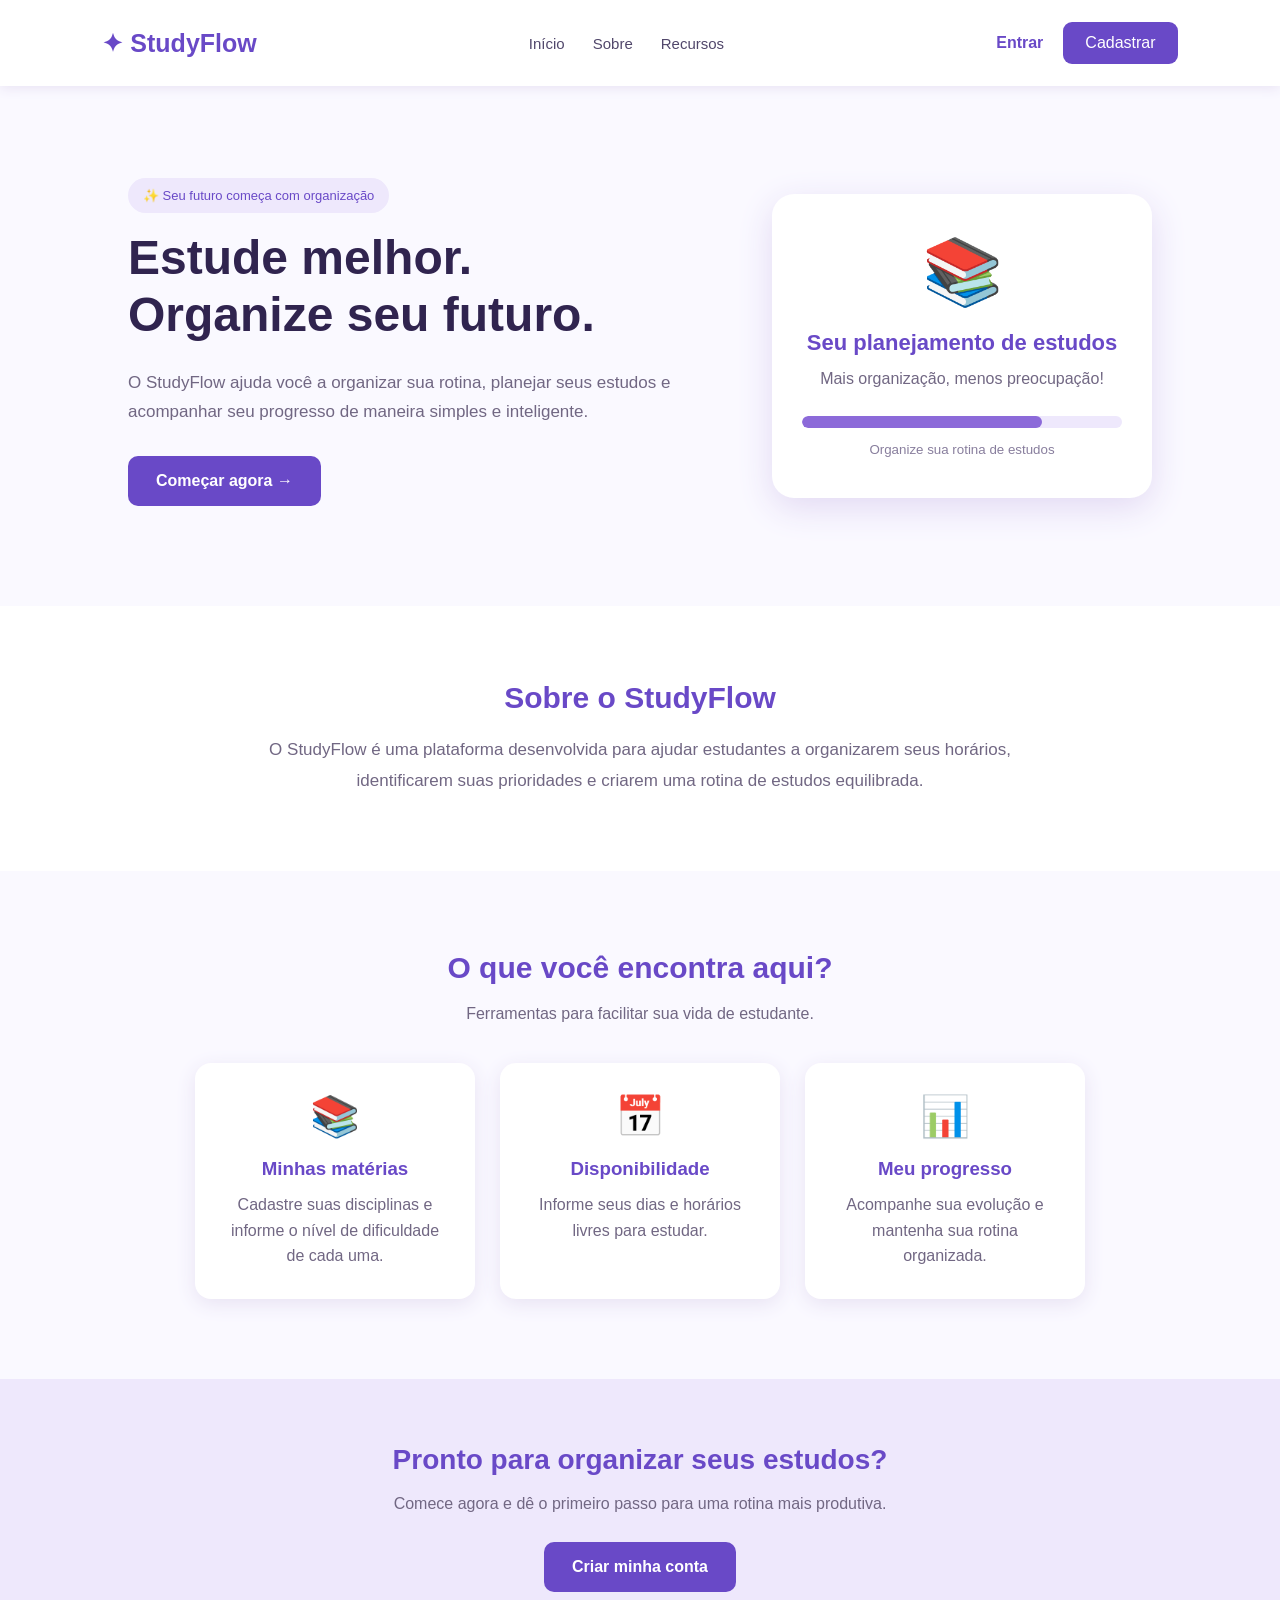
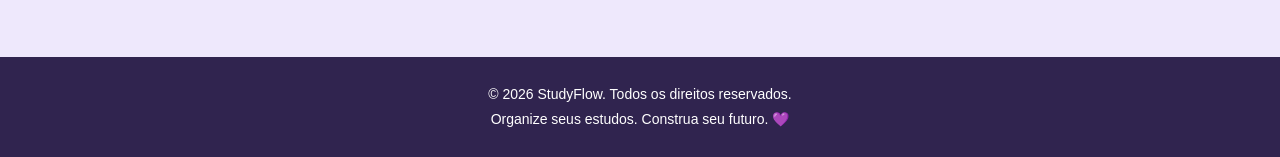
<file: frontend/index.html>
<!DOCTYPE html>
<html lang="pt-BR">

<head>
    <meta charset="UTF-8">
    <meta name="viewport" content="width=device-width, initial-scale=1.0">

    <title>StudyFlow | Organize seus estudos</title>

    <link rel="stylesheet" href="style.css">
</head>

<body>

    <!-- CABEÇALHO -->

    <header class="cabecalho">

        <a href="index.html" class="logo">
            ✦ StudyFlow
        </a>

        <nav>
            <a href="#inicio">Início</a>
            <a href="#sobre">Sobre</a>
            <a href="#recursos">Recursos</a>
        </nav>

        <div class="botoes-menu">
            <a href="login.html" class="entrar">Entrar</a>

            <a href="cadastro.html" class="cadastrar">
                Cadastrar
            </a>
        </div>

    </header>

    <!-- PÁGINA INICIAL -->

    <main>

        <section class="inicio" id="inicio">

            <div class="texto-inicio">

                <span class="destaque">
                    ✨ Seu futuro começa com organização
                </span>

                <h1>
                    Estude melhor.<br>
                    Organize seu futuro.
                </h1>

                <p>
                    O StudyFlow ajuda você a organizar sua rotina,
                    planejar seus estudos e acompanhar seu progresso
                    de maneira simples e inteligente.
                </p>

                <a href="cadastro.html" class="botao-comecar">
                    Começar agora →
                </a>

            </div>

            <div class="imagem-inicio">

                <div class="cartao-visual">

                    <span class="icone">📚</span>

                    <h3>Seu planejamento de estudos</h3>

                    <p>
                        Mais organização, menos preocupação!
                    </p>

                    <div class="barra-progresso">
                        <div></div>
                    </div>

                    <small>Organize sua rotina de estudos</small>

                </div>

            </div>

        </section>

        <!-- SOBRE -->

        <section class="sobre" id="sobre">

            <h2>Sobre o StudyFlow</h2>

            <p>
                O StudyFlow é uma plataforma desenvolvida para
                ajudar estudantes a organizarem seus horários,
                identificarem suas prioridades e criarem uma
                rotina de estudos equilibrada.
            </p>

        </section>

        <!-- RECURSOS -->

        <section class="recursos" id="recursos">

            <h2>O que você encontra aqui?</h2>

            <p class="subtitulo">
                Ferramentas para facilitar sua vida de estudante.
            </p>

            <div class="cartoes">

                <div class="cartao">

                    <span>📚</span>

                    <h3>Minhas matérias</h3>

                    <p>
                        Cadastre suas disciplinas e informe
                        o nível de dificuldade de cada uma.
                    </p>

                </div>

                <div class="cartao">

                    <span>📅</span>

                    <h3>Disponibilidade</h3>

                    <p>
                        Informe seus dias e horários livres
                        para estudar.
                    </p>

                </div>

                <div class="cartao">

                    <span>📊</span>

                    <h3>Meu progresso</h3>

                    <p>
                        Acompanhe sua evolução e mantenha
                        sua rotina organizada.
                    </p>

                </div>

            </div>

        </section>

        <!-- CHAMADA FINAL -->

        <section class="chamada">

            <h2>Pronto para organizar seus estudos?</h2>

            <p>
                Comece agora e dê o primeiro passo para
                uma rotina mais produtiva.
            </p>

            <a href="cadastro.html" class="botao-comecar">
                Criar minha conta
            </a>

        </section>

    </main>

    <!-- RODAPÉ -->

    <footer>

        <p>© 2026 StudyFlow. Todos os direitos reservados.</p>

        <p>Organize seus estudos. Construa seu futuro. 💜</p>

    </footer>

</body>
</html>
</file>
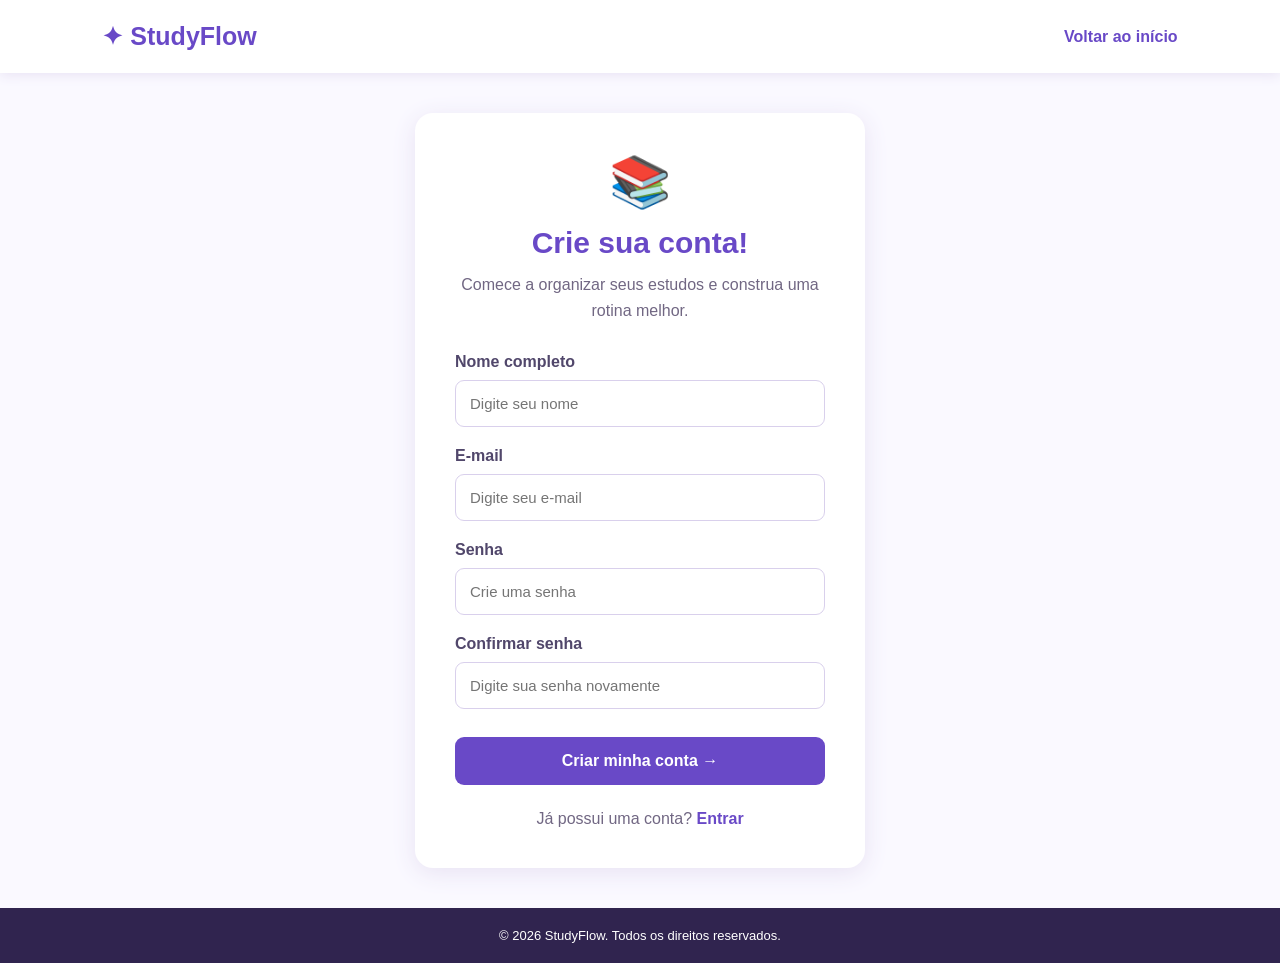
<file: frontend/cadastro.html>
<!DOCTYPE html>
<html lang="pt-BR">

<head>
    <meta charset="UTF-8">
    <meta name="viewport" content="width=device-width, initial-scale=1.0">

    <title>Criar conta | StudyFlow</title>

    <link rel="stylesheet" href="cadastro.css">
</head>

<body>

    <header class="cabecalho">

        <a href="index.html" class="logo">✦ StudyFlow</a>

        <a href="index.html" class="voltar">Voltar ao início</a>

    </header>

    <main class="container">

        <section class="card-cadastro">

            <div class="icone">📚</div>

            <h1>Crie sua conta!</h1>

            <p class="descricao">
                Comece a organizar seus estudos
                e construa uma rotina melhor.
            </p>

            <form id="formCadastro">

                <label for="nome">Nome completo</label>

                <input
                    type="text"
                    id="nome"
                    placeholder="Digite seu nome"
                    required
                >

                <label for="email">E-mail</label>

                <input
                    type="email"
                    id="email"
                    placeholder="Digite seu e-mail"
                    required
                >

                <label for="senha">Senha</label>

                <input
                    type="password"
                    id="senha"
                    placeholder="Crie uma senha"
                    minlength="6"
                    required
                >

                <label for="confirmarSenha">Confirmar senha</label>

                <input
                    type="password"
                    id="confirmarSenha"
                    placeholder="Digite sua senha novamente"
                    minlength="6"
                    required
                >

                <button type="submit">
                    Criar minha conta →
                </button>

            </form>

            <p class="login">
                Já possui uma conta?

                <a href="login.html">Entrar</a>
            </p>

        </section>

    </main>

    <footer>
        © 2026 StudyFlow. Todos os direitos reservados.
    </footer>

    <script>

        document.getElementById("formCadastro")
            .addEventListener("submit", function(event) {

                event.preventDefault();

                const nome = document.getElementById("nome").value.trim();

                const email = document.getElementById("email").value.trim();

                const senha = document.getElementById("senha").value;

                const confirmarSenha = document.getElementById("confirmarSenha").value;

                if (senha !== confirmarSenha) {

                    alert("As senhas não são iguais!");

                    return;

                }

                const estudante = {
                    nome: nome,
                    email: email
                };

                localStorage.setItem(
                    "estudante",
                    JSON.stringify(estudante)
                );

                localStorage.setItem("senhaEstudante", senha);

                window.location.href = "painel.html";

            });

    </script>

</body>
</html>
</file>
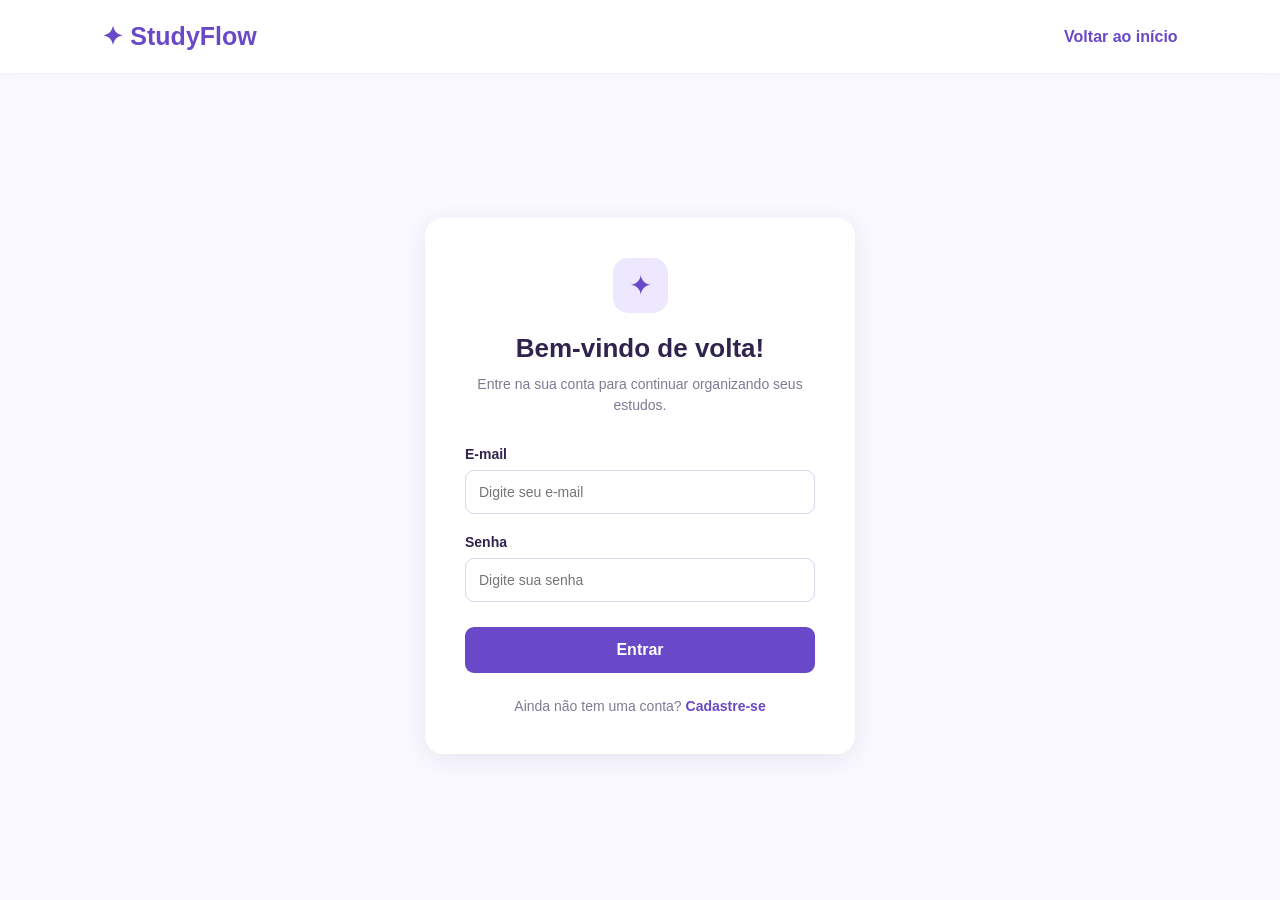
<file: frontend/login.html>
<!DOCTYPE html>
<html lang="pt-BR">
<head>
    <meta charset="UTF-8">
    <meta name="viewport" content="width=device-width, initial-scale=1.0">
    <title>Entrar | StudyFlow</title>
    <link rel="stylesheet" href="login.css">
</head>

<body>

    <header class="topo">
        <a href="index.html" class="logo">✦ StudyFlow</a>
        <a href="index.html" class="voltar">Voltar ao início</a>
    </header>

    <main class="container">

        <section class="card-login">

            <div class="icone">✦</div>

            <h1>Bem-vindo de volta!</h1>
            <p class="subtitulo">
                Entre na sua conta para continuar organizando seus estudos.
            </p>

            <form id="formLogin">

                <div class="campo">
                    <label for="email">E-mail</label>
                    <input
                        type="email"
                        id="email"
                        placeholder="Digite seu e-mail"
                        required
                    >
                </div>

                <div class="campo">
                    <label for="senha">Senha</label>
                    <input
                        type="password"
                        id="senha"
                        placeholder="Digite sua senha"
                        required
                    >
                </div>

                <button type="submit" class="botao-entrar">
                    Entrar
                </button>

            </form>

            <p class="cadastro">
                Ainda não tem uma conta?
                <a href="cadastro.html">Cadastre-se</a>
            </p>

        </section>

    </main>

    <script>
        const formulario = document.getElementById("formLogin");

        formulario.addEventListener("submit", function(event) {
            event.preventDefault();

            const email = document.getElementById("email").value.trim();
            const senha = document.getElementById("senha").value;

            const estudante = JSON.parse(localStorage.getItem("estudante"));
            const senhaCadastrada = localStorage.getItem("senhaEstudante");

            if (!estudante || !senhaCadastrada) {
                alert("Você ainda não possui uma conta. Faça seu cadastro!");
                return;
            }

            if (email === estudante.email && senha === senhaCadastrada) {
                localStorage.setItem("usuarioLogado", "true");
                window.location.href = "painel.html";
            } else {
                alert("E-mail ou senha incorretos!");
            }
        });
    </script>

</body>
</html>
</file>
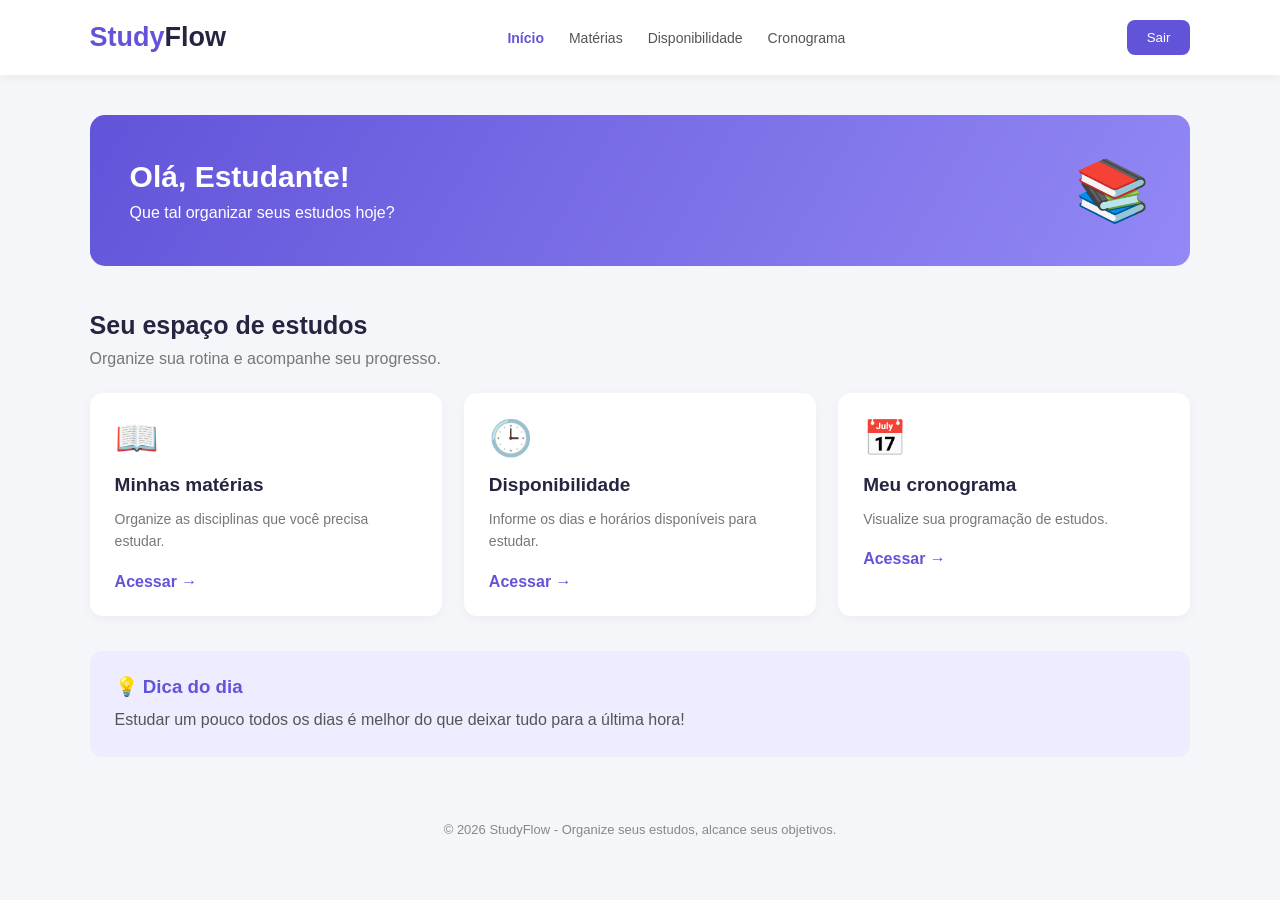
<file: frontend/painel.html>
<!DOCTYPE html>
<html lang="pt-BR">
<head>
    <meta charset="UTF-8">
    <meta name="viewport" content="width=device-width, initial-scale=1.0">
    <title>Painel | StudyFlow</title>
    <link rel="stylesheet" href="painel.css">
</head>

<body>

    <header class="topo">
        <h1>Study<span>Flow</span></h1>

        <nav>
            <a href="painel.html" class="ativo">Início</a>
            <a href="materias.html">Matérias</a>
            <a href="disponibilidade.html">Disponibilidade</a>
            <a href="cronograma.html">Cronograma</a>
        </nav>

        <button class="sair" onclick="sair()">Sair</button>
    </header>

    <main class="container">

        <section class="boas-vindas">
            <div>
                <h2>Olá, <span id="nomeUsuario">Estudante</span>!</h2>
                <p>Que tal organizar seus estudos hoje?</p>
            </div>

            <div class="emoji">📚</div>
        </section>

        <section class="resumo">
            <h2>Seu espaço de estudos</h2>
            <p>Organize sua rotina e acompanhe seu progresso.</p>

            <div class="cards">

                <div class="card">
                    <div class="icone">📖</div>
                    <h3>Minhas matérias</h3>
                    <p>Organize as disciplinas que você precisa estudar.</p>
                    <a href="materias.html">Acessar →</a>
                </div>

                <div class="card">
                    <div class="icone">🕒</div>
                    <h3>Disponibilidade</h3>
                    <p>Informe os dias e horários disponíveis para estudar.</p>
                    <a href="disponibilidade.html">Acessar →</a>
                </div>

                <div class="card">
                    <div class="icone">📅</div>
                    <h3>Meu cronograma</h3>
                    <p>Visualize sua programação de estudos.</p>
                    <a href="cronograma.html">Acessar →</a>
                </div>

            </div>
        </section>

        <section class="dica">
            <h3>💡 Dica do dia</h3>
            <p>Estudar um pouco todos os dias é melhor do que deixar tudo para a última hora!</p>
        </section>

    </main>

    <footer>
        <p>© 2026 StudyFlow - Organize seus estudos, alcance seus objetivos.</p>
    </footer>

    <script src="painel.js"></script>

</body>
</html>
</file>
<file: frontend/style.css>
/* CONFIGURAÇÕES GERAIS */

* {
    margin: 0;
    padding: 0;
    box-sizing: border-box;
}

html {
    scroll-behavior: smooth;
}

body {
    font-family: Arial, sans-serif;
    background: #FAF9FF;
    color: #30244F;
}

/* CABEÇALHO */

.cabecalho {
    display: flex;
    justify-content: space-between;
    align-items: center;
    padding: 22px 8%;
    background: white;
    box-shadow: 0 2px 12px #e8e2f3;
}

.logo {
    color: #6949C7;
    font-size: 25px;
    font-weight: bold;
    text-decoration: none;
}

nav {
    display: flex;
    gap: 28px;
}

nav a {
    text-decoration: none;
    color: #51476B;
    font-size: 15px;
}

nav a:hover {
    color: #6949C7;
}

.botoes-menu {
    display: flex;
    align-items: center;
    gap: 20px;
}

.entrar {
    text-decoration: none;
    color: #6949C7;
    font-weight: bold;
}

.cadastrar {
    background: #6949C7;
    color: white;
    padding: 12px 22px;
    border-radius: 9px;
    text-decoration: none;
}

.cadastrar:hover {
    background: #5034A5;
}

/* INÍCIO */

.inicio {
    display: flex;
    justify-content: space-between;
    align-items: center;
    gap: 50px;
    padding: 90px 10%;
    min-height: 520px;
}

.texto-inicio {
    max-width: 550px;
}

.destaque {
    color: #6949C7;
    background: #EEE8FC;
    padding: 10px 15px;
    border-radius: 20px;
    font-size: 13px;
}

.texto-inicio h1 {
    font-size: 48px;
    line-height: 1.2;
    margin: 25px 0;
    color: #30244F;
}

.texto-inicio p {
    color: #716783;
    font-size: 17px;
    line-height: 1.7;
    margin-bottom: 30px;
}

.botao-comecar {
    display: inline-block;
    background: #6949C7;
    color: white;
    padding: 16px 28px;
    border-radius: 10px;
    text-decoration: none;
    font-size: 16px;
    font-weight: bold;
}

.botao-comecar:hover {
    background: #5034A5;
}

/* CARTÃO VISUAL */

.imagem-inicio {
    width: 380px;
    display: flex;
    justify-content: center;
}

.cartao-visual {
    background: white;
    width: 100%;
    padding: 40px 30px;
    border-radius: 22px;
    text-align: center;
    box-shadow: 0 10px 35px #e2d9f3;
}

.icone {
    font-size: 65px;
}

.cartao-visual h3 {
    color: #6949C7;
    margin: 20px 0 10px;
    font-size: 22px;
}

.cartao-visual p {
    color: #716783;
    line-height: 1.6;
    margin-bottom: 25px;
}

.barra-progresso {
    width: 100%;
    height: 12px;
    background: #EEE8FC;
    border-radius: 20px;
    overflow: hidden;
    margin-bottom: 12px;
}

.barra-progresso div {
    width: 75%;
    height: 100%;
    background: #8C6AD9;
    border-radius: 20px;
}

.cartao-visual small {
    color: #887E9D;
}

/* SOBRE */

.sobre {
    padding: 75px 12%;
    text-align: center;
    background: white;
}

.sobre h2,
.recursos h2 {
    color: #6949C7;
    font-size: 30px;
    margin-bottom: 20px;
}

.sobre p {
    max-width: 750px;
    margin: auto;
    color: #716783;
    line-height: 1.8;
    font-size: 17px;
}

/* RECURSOS */

.recursos {
    padding: 80px 8%;
    text-align: center;
}

.subtitulo {
    color: #716783;
    margin-bottom: 40px;
}

.cartoes {
    display: flex;
    justify-content: center;
    gap: 25px;
    flex-wrap: wrap;
}

.cartao {
    background: white;
    width: 280px;
    padding: 30px 25px;
    border-radius: 16px;
    box-shadow: 0 5px 20px #e8e2f3;
}

.cartao span {
    font-size: 40px;
}

.cartao h3 {
    color: #6949C7;
    margin: 18px 0 12px;
}

.cartao p {
    color: #716783;
    line-height: 1.6;
}

/* CHAMADA FINAL */

.chamada {
    background: #EEE8FC;
    text-align: center;
    padding: 65px 20px;
}

.chamada h2 {
    color: #6949C7;
    font-size: 28px;
    margin-bottom: 15px;
}

.chamada p {
    color: #716783;
    margin-bottom: 25px;
    line-height: 1.6;
}

/* RODAPÉ */

footer {
    background: #30244F;
    color: white;
    text-align: center;
    padding: 25px;
    line-height: 1.8;
    font-size: 14px;
}

/* RESPONSIVIDADE */

@media (max-width: 850px) {

    .cabecalho {
        flex-wrap: wrap;
        gap: 20px;
    }

    .inicio {
        flex-direction: column;
        text-align: center;
        padding: 60px 7%;
    }

    .imagem-inicio {
        width: 100%;
        max-width: 380px;
    }

    .texto-inicio h1 {
        font-size: 38px;
    }

}

@media (max-width: 550px) {

    .cabecalho {
        justify-content: center;
    }

    nav {
        gap: 15px;
    }

    .botoes-menu {
        width: 100%;
        justify-content: center;
    }

    .texto-inicio h1 {
        font-size: 32px;
    }

    .sobre,
    .recursos {
        padding: 55px 7%;
    }

}
</file>
<file: frontend/cadastro.css>
* {
    margin: 0;
    padding: 0;
    box-sizing: border-box;
}

body {
    font-family: Arial, sans-serif;
    background: #FAF9FF;
    color: #30244F;
    min-height: 100vh;
    display: flex;
    flex-direction: column;
}

/* CABEÇALHO */

.cabecalho {
    display: flex;
    justify-content: space-between;
    align-items: center;
    padding: 22px 8%;
    background: white;
    box-shadow: 0 2px 12px #e8e2f3;
}

.logo {
    color: #6949C7;
    font-size: 25px;
    font-weight: bold;
    text-decoration: none;
}

.voltar {
    color: #6949C7;
    text-decoration: none;
    font-weight: bold;
}

/* CONTEÚDO */

.container {
    flex: 1;
    display: flex;
    justify-content: center;
    align-items: center;
    padding: 40px 20px;
}

/* CARTÃO DE CADASTRO */

.card-cadastro {
    background: white;
    width: 100%;
    max-width: 450px;
    padding: 40px;
    border-radius: 18px;
    box-shadow: 0 5px 25px #e8e2f3;
    text-align: center;
}

.icone {
    font-size: 50px;
    margin-bottom: 15px;
}

.card-cadastro h1 {
    color: #6949C7;
    font-size: 30px;
    margin-bottom: 12px;
}

.descricao {
    color: #716783;
    line-height: 1.6;
    margin-bottom: 30px;
}

/* FORMULÁRIO */

form {
    display: flex;
    flex-direction: column;
    text-align: left;
}

label {
    color: #51476B;
    font-weight: bold;
    margin-bottom: 9px;
}

input {
    padding: 14px;
    border: 1px solid #D9D0EC;
    border-radius: 9px;
    margin-bottom: 20px;
    font-size: 15px;
    outline: none;
}

input:focus {
    border-color: #6949C7;
    box-shadow: 0 0 0 3px #EEE8FC;
}

/* BOTÃO */

button {
    background: #6949C7;
    color: white;
    padding: 15px;
    border: none;
    border-radius: 9px;
    font-size: 16px;
    font-weight: bold;
    cursor: pointer;
    margin-top: 8px;
}

button:hover {
    background: #5034A5;
}

/* LINK DE LOGIN */

.login {
    margin-top: 25px;
    color: #716783;
}

.login a {
    color: #6949C7;
    font-weight: bold;
    text-decoration: none;
}

/* RODAPÉ */

footer {
    text-align: center;
    background: #30244F;
    color: white;
    padding: 20px;
    font-size: 13px;
}

/* CELULAR */

@media (max-width: 500px) {

    .card-cadastro {
        padding: 28px 20px;
    }

    .card-cadastro h1 {
        font-size: 26px;
    }

}
</file>
<file: frontend/login.css>
* {
    margin: 0;
    padding: 0;
    box-sizing: border-box;
}

body {
    font-family: Arial, sans-serif;
    background: #FAF9FF;
    color: #30244F;
    min-height: 100vh;
}

.topo {
    width: 100%;
    padding: 22px 8%;
    display: flex;
    justify-content: space-between;
    align-items: center;
    background: white;
    box-shadow: 0 2px 10px rgba(0, 0, 0, 0.04);
}

.logo {
    font-size: 25px;
    font-weight: bold;
    color: #6949C7;
    text-decoration: none;
}

.voltar {
    color: #6949C7;
    text-decoration: none;
    font-weight: bold;
}

.container {
    min-height: calc(100vh - 75px);
    display: flex;
    justify-content: center;
    align-items: center;
    padding: 30px 20px;
}

.card-login {
    background: white;
    width: 100%;
    max-width: 430px;
    padding: 40px;
    border-radius: 18px;
    box-shadow: 0 5px 25px rgba(65, 43, 120, 0.10);
}

.icone {
    width: 55px;
    height: 55px;
    background: #EEE8FF;
    color: #6949C7;
    border-radius: 15px;
    display: flex;
    justify-content: center;
    align-items: center;
    font-size: 28px;
    margin: 0 auto 20px;
}

h1 {
    text-align: center;
    font-size: 26px;
    margin-bottom: 10px;
}

.subtitulo {
    text-align: center;
    color: #817994;
    font-size: 14px;
    line-height: 1.5;
    margin-bottom: 30px;
}

.campo {
    margin-bottom: 20px;
}

.campo label {
    display: block;
    font-weight: bold;
    margin-bottom: 8px;
    font-size: 14px;
}

.campo input {
    width: 100%;
    padding: 13px;
    border: 1px solid #DDD6EF;
    border-radius: 9px;
    outline: none;
    font-size: 14px;
}

.campo input:focus {
    border-color: #6949C7;
}

.botao-entrar {
    width: 100%;
    padding: 14px;
    background: #6949C7;
    color: white;
    border: none;
    border-radius: 9px;
    font-size: 16px;
    font-weight: bold;
    cursor: pointer;
    margin-top: 5px;
}

.botao-entrar:hover {
    background: #5435AE;
}

.cadastro {
    text-align: center;
    margin-top: 25px;
    font-size: 14px;
    color: #817994;
}

.cadastro a {
    color: #6949C7;
    font-weight: bold;
    text-decoration: none;
}

@media (max-width: 480px) {
    .card-login {
        padding: 28px 22px;
    }

    .topo {
        padding: 18px 5%;
    }

    .logo {
        font-size: 21px;
    }
}
</file>
<file: frontend/painel.css>
* {
    margin: 0;
    padding: 0;
    box-sizing: border-box;
}

body {
    font-family: Arial, sans-serif;
    background: #f5f6fa;
    color: #252542;
}

.topo {
    background: white;
    padding: 20px 7%;
    display: flex;
    justify-content: space-between;
    align-items: center;
    box-shadow: 0 2px 10px rgba(0,0,0,0.05);
}

.topo h1 {
    color: #6254d9;
    font-size: 27px;
}

.topo h1 span {
    color: #252542;
}

nav {
    display: flex;
    gap: 25px;
}

nav a {
    text-decoration: none;
    color: #555;
    font-size: 14px;
    transition: 0.3s;
}

nav a:hover,
nav a.ativo {
    color: #6254d9;
    font-weight: bold;
}

.sair {
    background: #6254d9;
    color: white;
    border: none;
    padding: 10px 20px;
    border-radius: 8px;
    cursor: pointer;
}

.container {
    width: 86%;
    max-width: 1200px;
    margin: 40px auto;
}

.boas-vindas {
    background: linear-gradient(120deg, #6254d9, #9388f5);
    color: white;
    padding: 40px;
    border-radius: 15px;
    display: flex;
    justify-content: space-between;
    align-items: center;
}

.boas-vindas h2 {
    font-size: 30px;
    margin-bottom: 10px;
}

.boas-vindas p {
    font-size: 16px;
}

.emoji {
    font-size: 60px;
}

.resumo {
    margin-top: 45px;
}

.resumo h2 {
    font-size: 25px;
    margin-bottom: 10px;
}

.resumo > p {
    color: #777;
    margin-bottom: 25px;
}

.cards {
    display: grid;
    grid-template-columns: repeat(3, 1fr);
    gap: 22px;
}

.card {
    background: white;
    padding: 25px;
    border-radius: 13px;
    box-shadow: 0 3px 12px rgba(0,0,0,0.04);
    transition: 0.3s;
}

.card:hover {
    transform: translateY(-5px);
}

.icone {
    font-size: 35px;
    margin-bottom: 15px;
}

.card h3 {
    margin-bottom: 12px;
    font-size: 19px;
}

.card p {
    color: #777;
    font-size: 14px;
    line-height: 1.6;
    margin-bottom: 20px;
}

.card a {
    text-decoration: none;
    color: #6254d9;
    font-weight: bold;
}

.dica {
    background: #eeecff;
    padding: 25px;
    margin-top: 35px;
    border-radius: 12px;
}

.dica h3 {
    margin-bottom: 10px;
    color: #6254d9;
}

.dica p {
    color: #555;
    line-height: 1.5;
}

footer {
    text-align: center;
    padding: 25px;
    color: #888;
    font-size: 13px;
}

/* Responsividade */

@media (max-width: 850px) {
    .topo {
        flex-wrap: wrap;
        gap: 20px;
    }

    nav {
        flex-wrap: wrap;
        gap: 15px;
    }

    .cards {
        grid-template-columns: 1fr 1fr;
    }
}

@media (max-width: 550px) {
    .cards {
        grid-template-columns: 1fr;
    }

    .container {
        width: 90%;
    }

    .boas-vindas {
        padding: 25px;
    }

    .boas-vindas h2 {
        font-size: 23px;
    }

    .emoji {
        font-size: 40px;
    }
}
</file>
